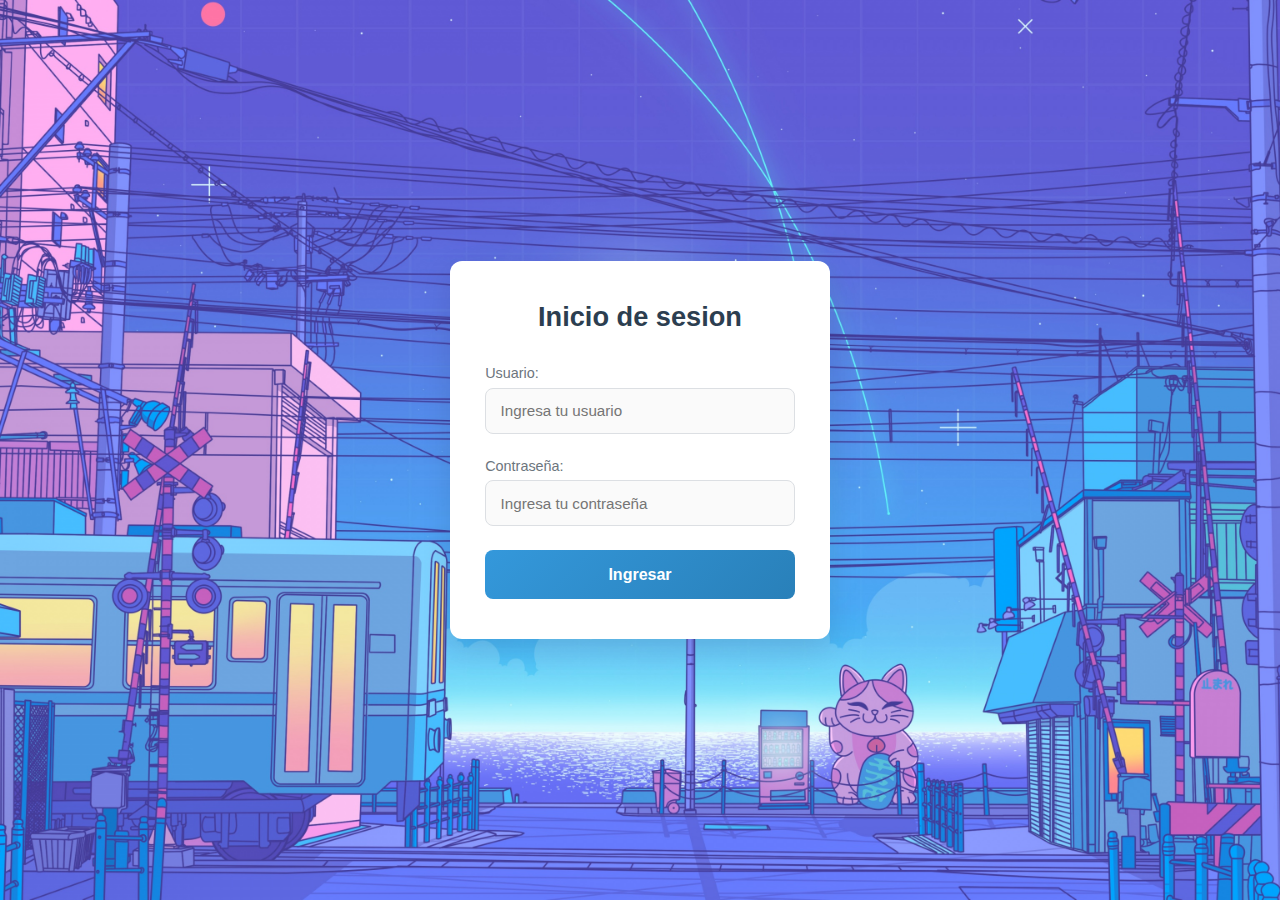
<file: index.html>
<!DOCTYPE html>
<html lang="en">
    <head>
        <meta charset="UTF-8">
        <meta name="viewport" content="width=device-width, initial-scale=1.0">
        <title>Login | AgendaMF</title>
        <link rel="stylesheet" href="Styles/Login.css">
    </head>

    <body>
        
        <div class="Contenedor-Login">
            <h1>Inicio de sesion</h1>

            <form>
                <div>
                    <label for="usuario">Usuario:</label>
                    <input type="text" placeholder="Ingresa tu usuario">
                </div>
                
                <div>
                    <label for="contrasena">Contraseña:</label>
                    <input type="password" placeholder="Ingresa tu contraseña">
                </div>

                <a href="contactos.html">
                    <button>Ingresar</button>
                </a>

            </form>
        
        </div>

    </body>

</html>
</file>
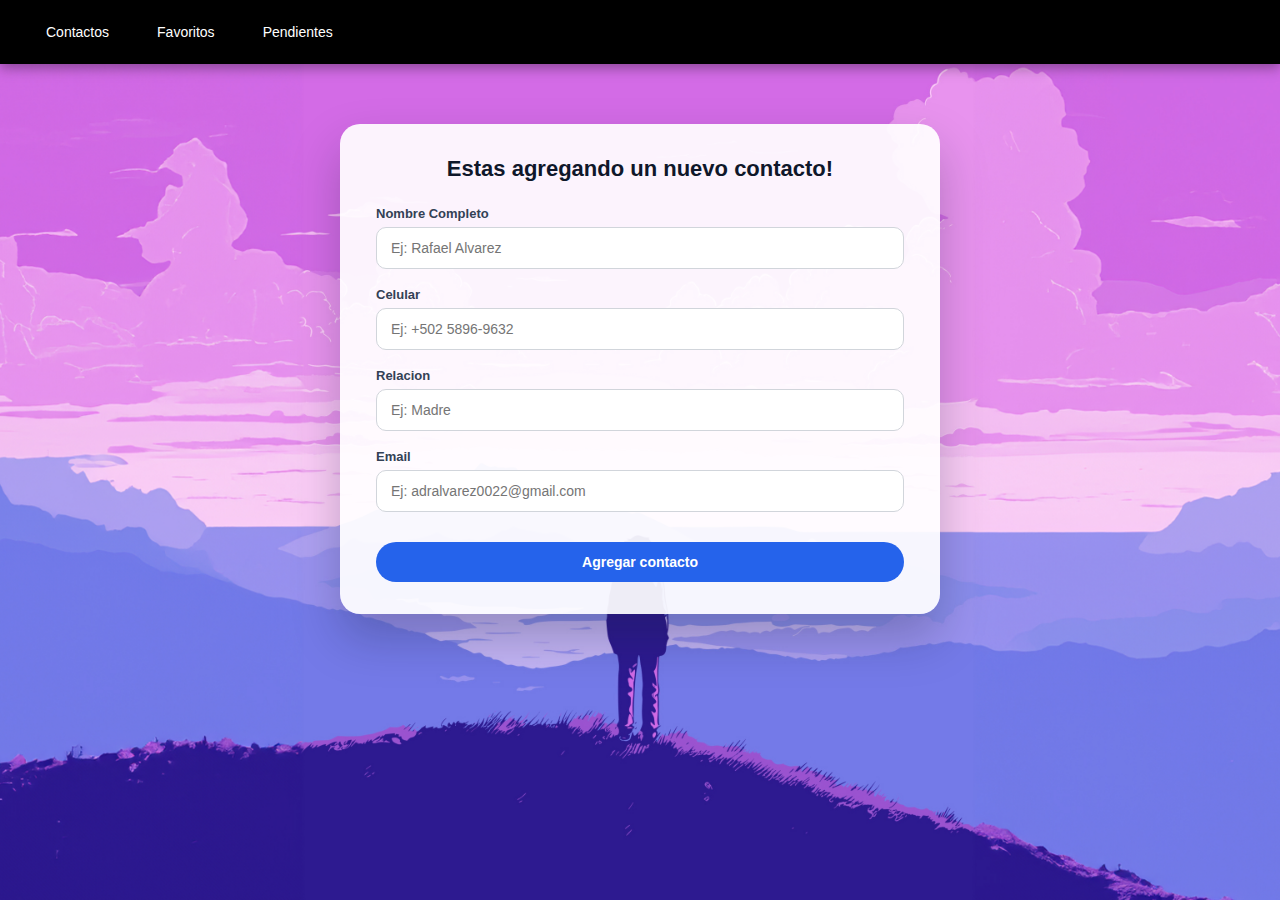
<file: agregar.html>
<!DOCTYPE html>
<html lang="en">
<head>
    <meta charset="UTF-8">
    <meta name="viewport" content="width=device-width, initial-scale=1.0">
    <title>Agregar Contacto</title>
    <link rel="stylesheet" href="Styles/Agregar.css">
</head>

<body class="cuerpo-agregar">
    
    <header class="encabezado">
        <a href="contactos.html" class="link-contactos">Contactos</a>
        <a href="favoritos.html" class="link-favoritos">Favoritos</a>
        <a href="pendientes.html" class="link-pendientes">Pendientes</a>
    </header>

    <div class="Contenedor-agregar">
        <h1>Estas agregando un nuevo contacto!</h1>

        <form>

            <div>
                <label for="Nombre">Nombre Completo</label>
                <input type="text" placeholder="Ej: Rafael Alvarez">
            </div>

            <div>
                <label for="Celular">Celular</label>
                <input type="text" placeholder="Ej: +502 5896-9632">
            </div>

            <div>
                <label for="Relacion">Relacion</label>
                <input type="email" placeholder="Ej: Madre">
            </div>

            <div>
                <label for="Email">Email</label>
                <input type="email" placeholder="Ej: adralvarez0022@gmail.com">
            </div>

            <a href="">Agregar contacto</a>
        </form>

    </div>

    

</body>
</html>
</file>
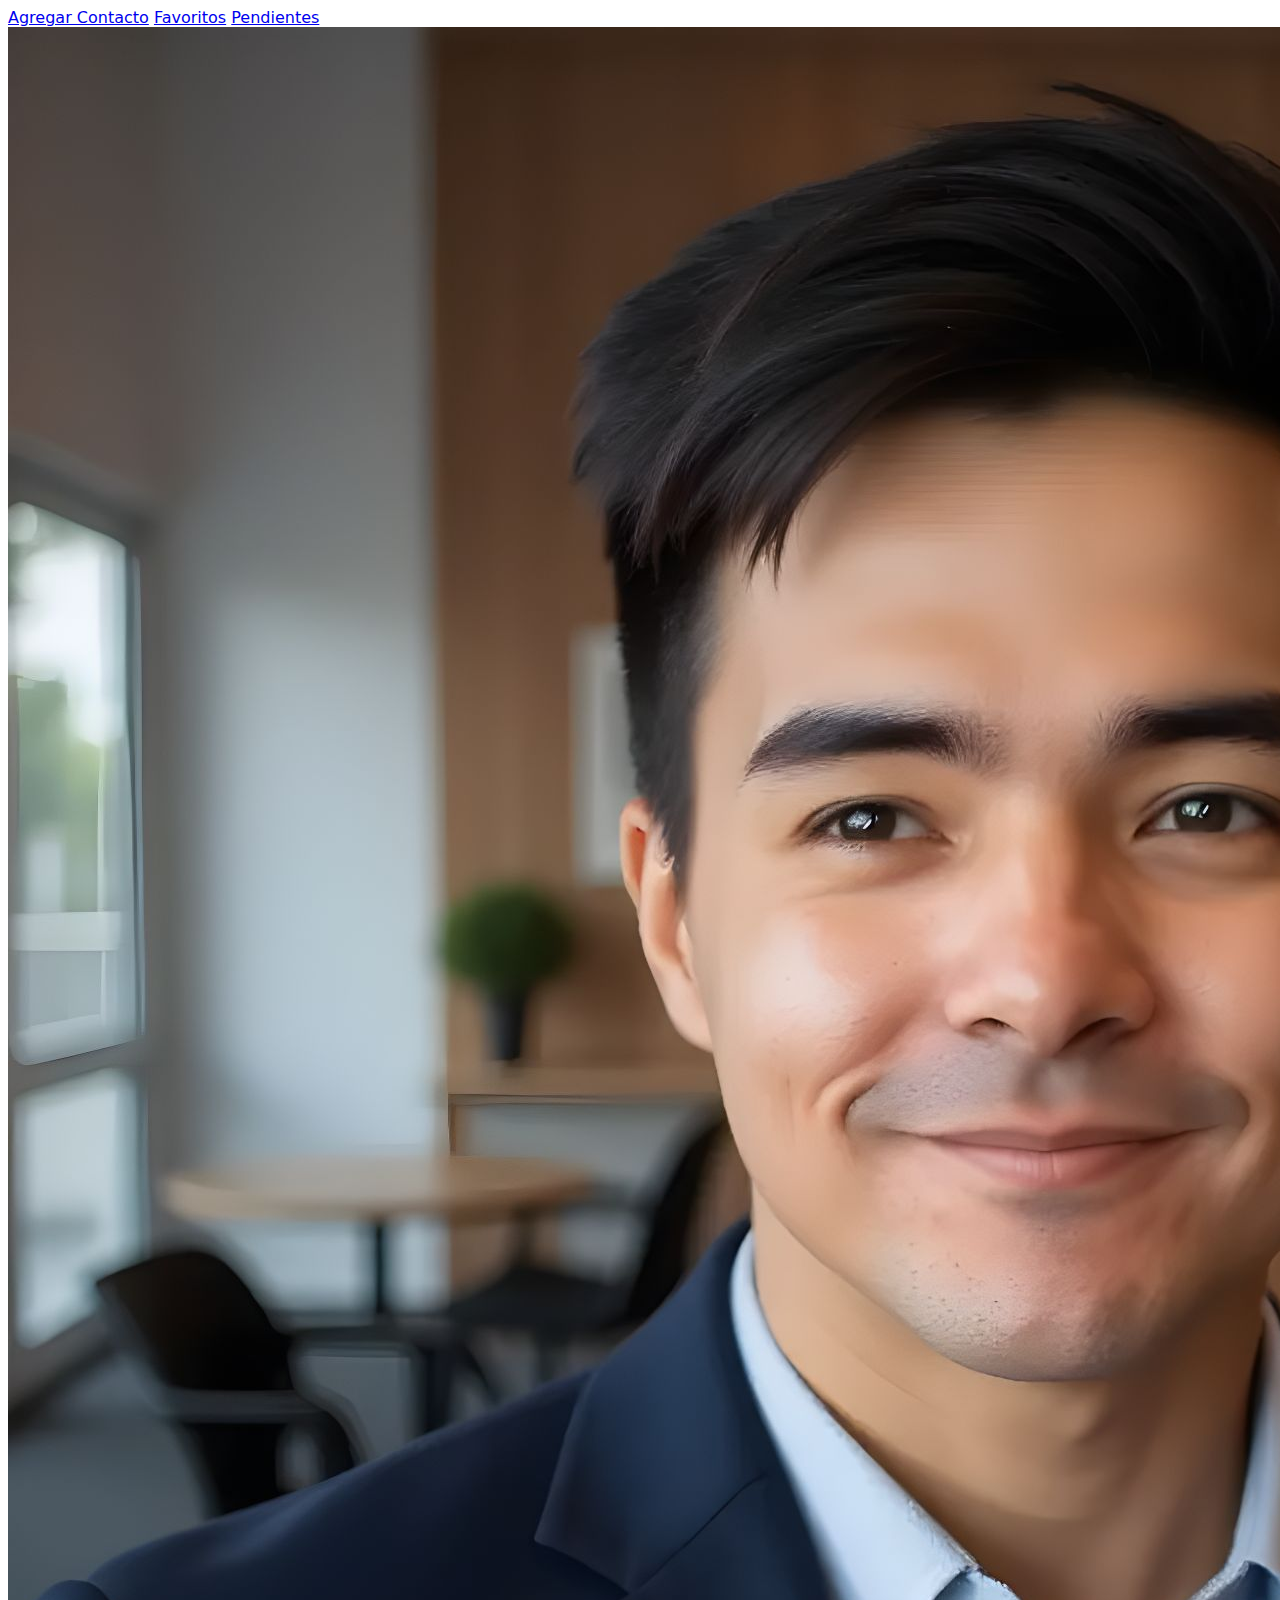
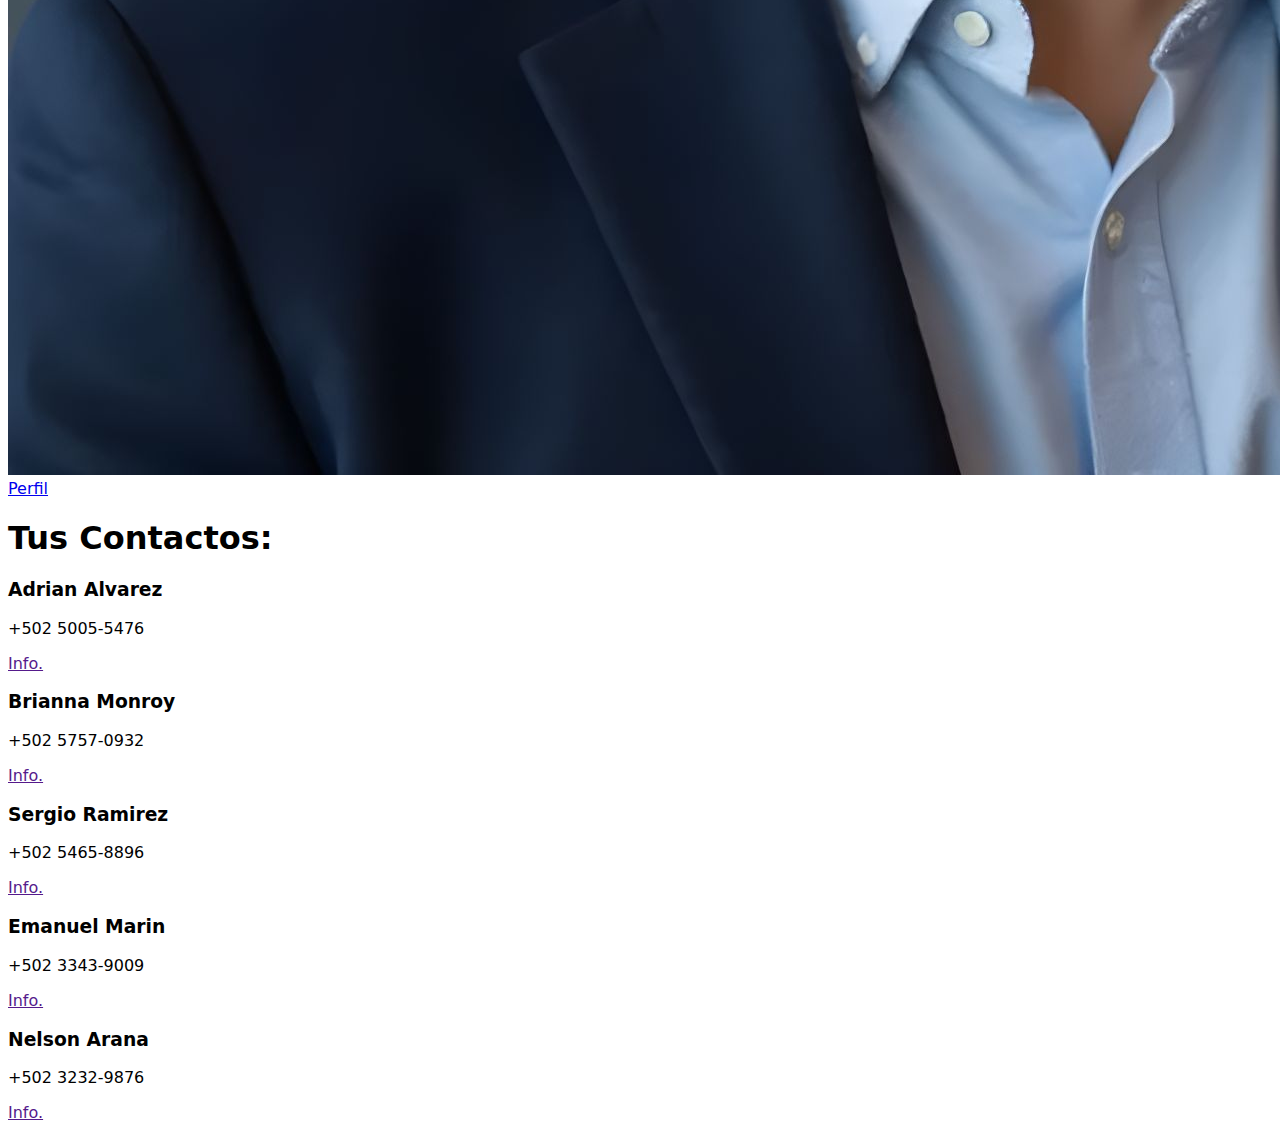
<file: contactos.html>
<!DOCTYPE html>
<html lang="en">
<head>
    <meta charset="UTF-8">
    <meta name="viewport" content="width=device-width, initial-scale=1.0">
    <title>Contactos | AgendaMF</title>
    <link rel="stylesheet" href="Styles/Contactos.css">
</head>

<body class="cuerpo-contactos">

    <header class="encabezado">
        <a href="agregar.html" class="link-agregar">Agregar Contacto</a>
        <a href="favoritos.html" class="link-favoritos">Favoritos</a>
        <a href="pendientes.html" class="link-pendientes">Pendientes</a>

        <a href="perfil.html" class="link-perfil">
            <img src="Images/FotoPerfil.jpg" alt="Foto de perfil">
        <span>Perfil</span>
    </a>
    </header>

    <main class="panel-contactos">
        <h1>Tus Contactos:</h1>

        <section class="estilo-fondo">

            <article class="contacto">
                <div>
                    <h3>Adrian Alvarez</h3>
                    <p>+502 5005-5476</p>
                </div>
                <a href="">Info.</a>
            </article>

            <article class="contacto">
                <div>
                    <h3>Brianna Monroy</h3>
                    <p>+502 5757-0932</p>
                </div>
                <a href="">Info.</a>
            </article>

            <article class="contacto">
                <div>
                    <h3>Sergio Ramirez</h3>
                    <p>+502 5465-8896</p>
                </div>
                <a href="">Info.</a>
            </article>

            <article class="contacto">
                <div>
                    <h3>Emanuel Marin</h3>
                    <p>+502 3343-9009</p>
                </div>
                <a href="">Info.</a>
            </article>

            <article class="contacto">
                <div>
                    <h3>Nelson Arana</h3>
                    <p>+502 3232-9876</p>
                </div>
                <a href="">Info.</a>
            </article>
        </section>
    </main>
    
</body>
</html>
</file>
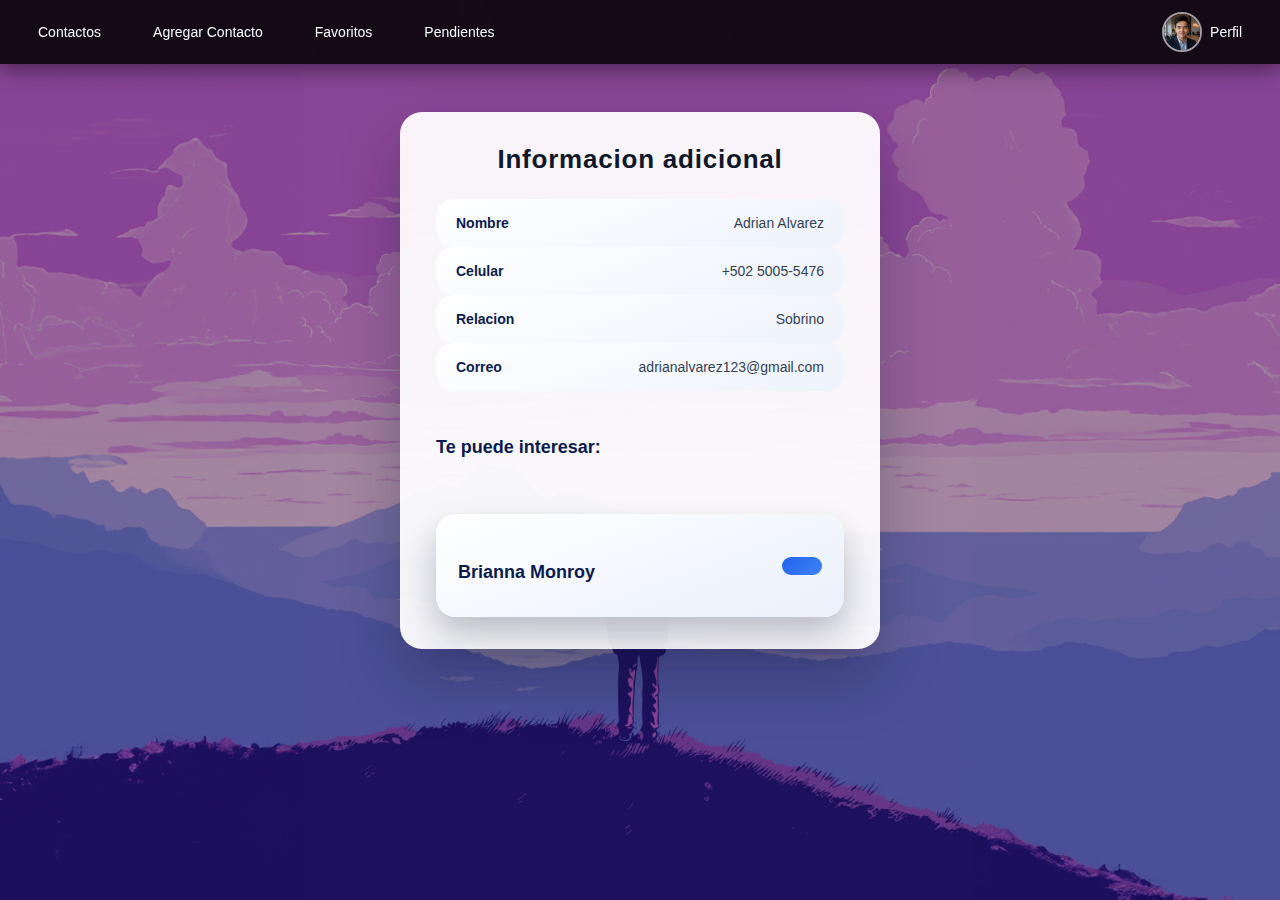
<file: detalleContacto1.html>
<!DOCTYPE html>
<html lang="en">
<head>
    <meta charset="UTF-8">
    <meta name="viewport" content="width=device-width, initial-scale=1.0">
    <title>Informacion | Adrian</title>
    <link rel="stylesheet" href="Styles/DetalleContacto.css">
</head>

<body>
    
    <header class="encabezado">
        <a href="contactos.html">Contactos</a>
        <a href="agregar.html">Agregar Contacto</a>
        <a href="favoritos.html">Favoritos</a>
        <a href="pendientes.html">Pendientes</a>

        <a href="perfil.html" class="link-perfil">
            <img src="Images/FotoPerfil.jpg" alt="Foto de perfil">
            <span>Perfil</span>
        </a>
    </header>

    <div class="contenderor-informacion">
        <h1>Informacion adicional</h1>
        
        <form>
            <div>
                <label>
                    <strong>Nombre</strong>
                    <span>Adrian Alvarez</span>
                </label>
                <label>
                    <strong>Celular</strong>
                    <span>+502 5005-5476</span>
                </label>
                <label>
                    <strong>Relacion</strong>
                    <span>Sobrino</span>
                </label>
                <label>
                    <strong>Correo</strong>
                    <span>adrianalvarez123@gmail.com</span>
                </label>
            </div>

            <h2>Te puede interesar:</h2>

            <article class="otros-contactos">
                <div>
                    <h2>Brianna Monroy</h2>
                </div>
                <a href="detalleContacto2.html"></a>
            </article>

        </form>
    </div>

</body>
</html>
</file>
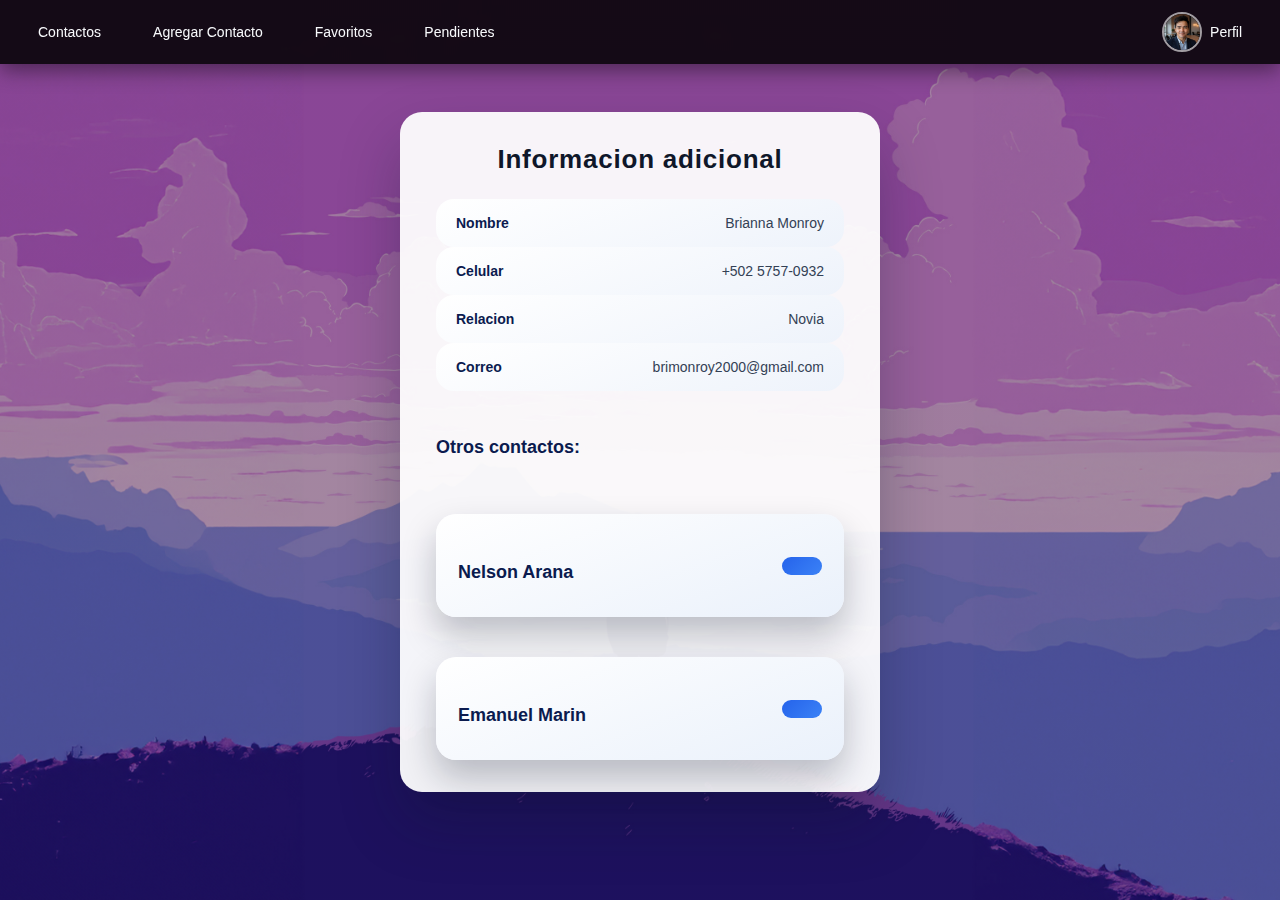
<file: detalleContacto2.html>
<!DOCTYPE html>
<html lang="en">
<head>
    <meta charset="UTF-8">
    <meta name="viewport" content="width=device-width, initial-scale=1.0">
    <title>Informacion | Adrian</title>
    <link rel="stylesheet" href="Styles/DetalleContacto.css">
</head>

<body>
    
    <header class="encabezado">
        <a href="contactos.html">Contactos</a>
        <a href="agregar.html">Agregar Contacto</a>
        <a href="favoritos.html">Favoritos</a>
        <a href="pendientes.html">Pendientes</a>

        <a href="perfil.html" class="link-perfil">
            <img src="Images/FotoPerfil.jpg" alt="Foto de perfil">
            <span>Perfil</span>
        </a>
    </header>

    <div class="contenderor-informacion">
        <h1>Informacion adicional</h1>
        
        <form>
            <div>
                <label>
                    <strong>Nombre</strong>
                    <span>Brianna Monroy</span>
                </label>
                <label>
                    <strong>Celular</strong>
                    <span>+502 5757-0932</span>
                </label>
                <label>
                    <strong>Relacion</strong>
                    <span>Novia</span>
                </label>
                <label>
                    <strong>Correo</strong>
                    <span>brimonroy2000@gmail.com</span>
                </label>
            </div>

            <h2>Otros contactos:</h2>

            <article class="otros-contactos">
                <div>
                    <h2>Nelson Arana</h2>
                </div>
                <a href="detalleContacto5.html"></a>
            </article>

            <article class="otros-contactos">
                <div>
                    <h2>Emanuel Marin</h2>
                </div>
                <a href="detalleContacto4.html"></a>
            </article>

        </form>
    </div>

</body>
</html>
</file>
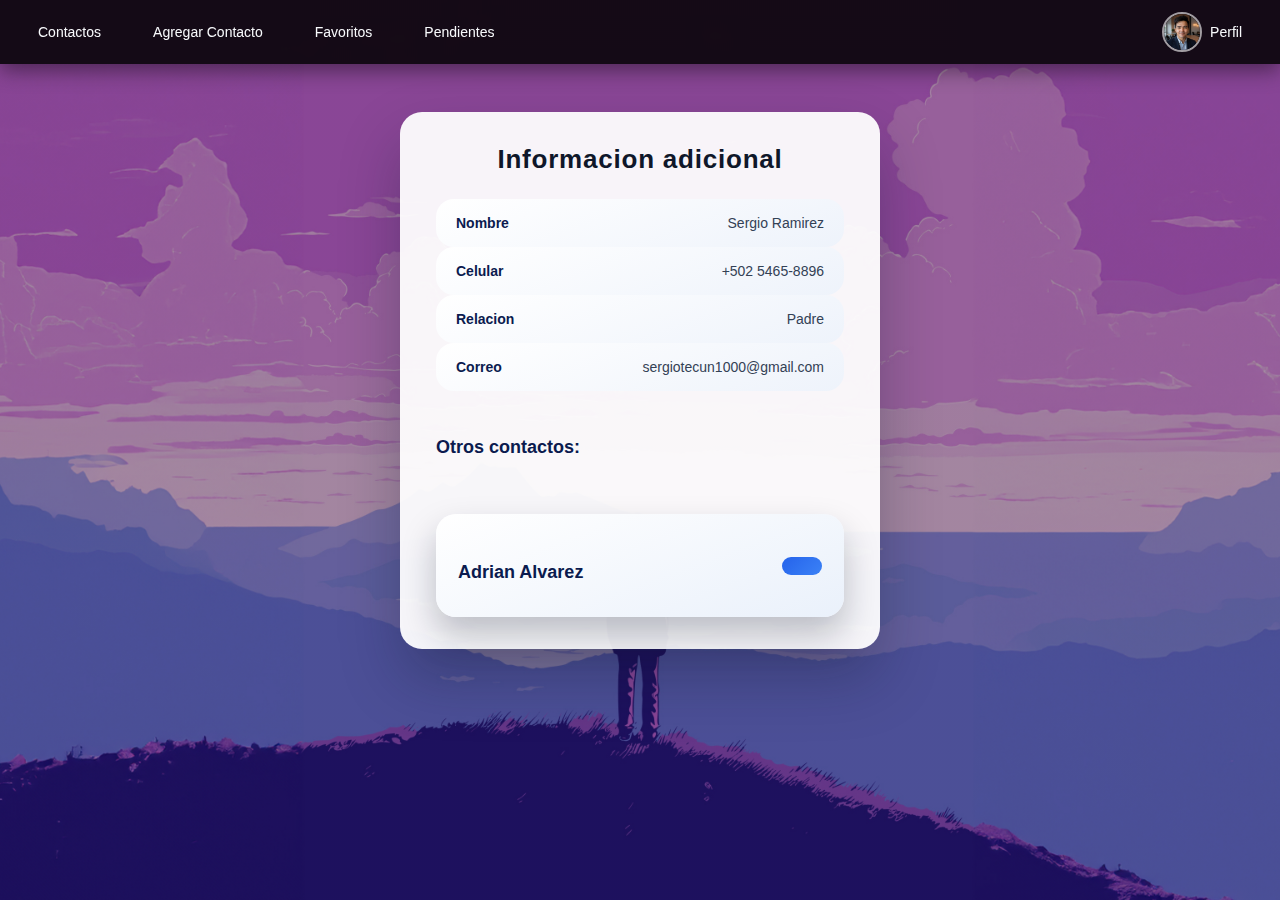
<file: detalleContacto3.html>
<!DOCTYPE html>
<html lang="en">
<head>
    <meta charset="UTF-8">
    <meta name="viewport" content="width=device-width, initial-scale=1.0">
    <title>Informacion | Adrian</title>
    <link rel="stylesheet" href="Styles/DetalleContacto.css">
</head>

<body>
    
    <header class="encabezado">
        <a href="contactos.html">Contactos</a>
        <a href="agregar.html">Agregar Contacto</a>
        <a href="favoritos.html">Favoritos</a>
        <a href="pendientes.html">Pendientes</a>

        <a href="perfil.html" class="link-perfil">
            <img src="Images/FotoPerfil.jpg" alt="Foto de perfil">
            <span>Perfil</span>
        </a>
    </header>

    <div class="contenderor-informacion">
        <h1>Informacion adicional</h1>
        
        <form>
            <div>
                <label>
                    <strong>Nombre</strong>
                    <span>Sergio Ramirez</span>
                </label>
                <label>
                    <strong>Celular</strong>
                    <span>+502 5465-8896</span>
                </label>
                <label>
                    <strong>Relacion</strong>
                    <span>Padre</span>
                </label>
                <label>
                    <strong>Correo</strong>
                    <span>sergiotecun1000@gmail.com</span>
                </label>
            </div>

            <h2>Otros contactos:</h2>

            <article class="otros-contactos">
                <div>
                    <h2>Adrian Alvarez</h2>
                </div>
                <a href="detalleContacto1.html"></a>
            </article>

        </form>
    </div>

</body>
</html>
</file>
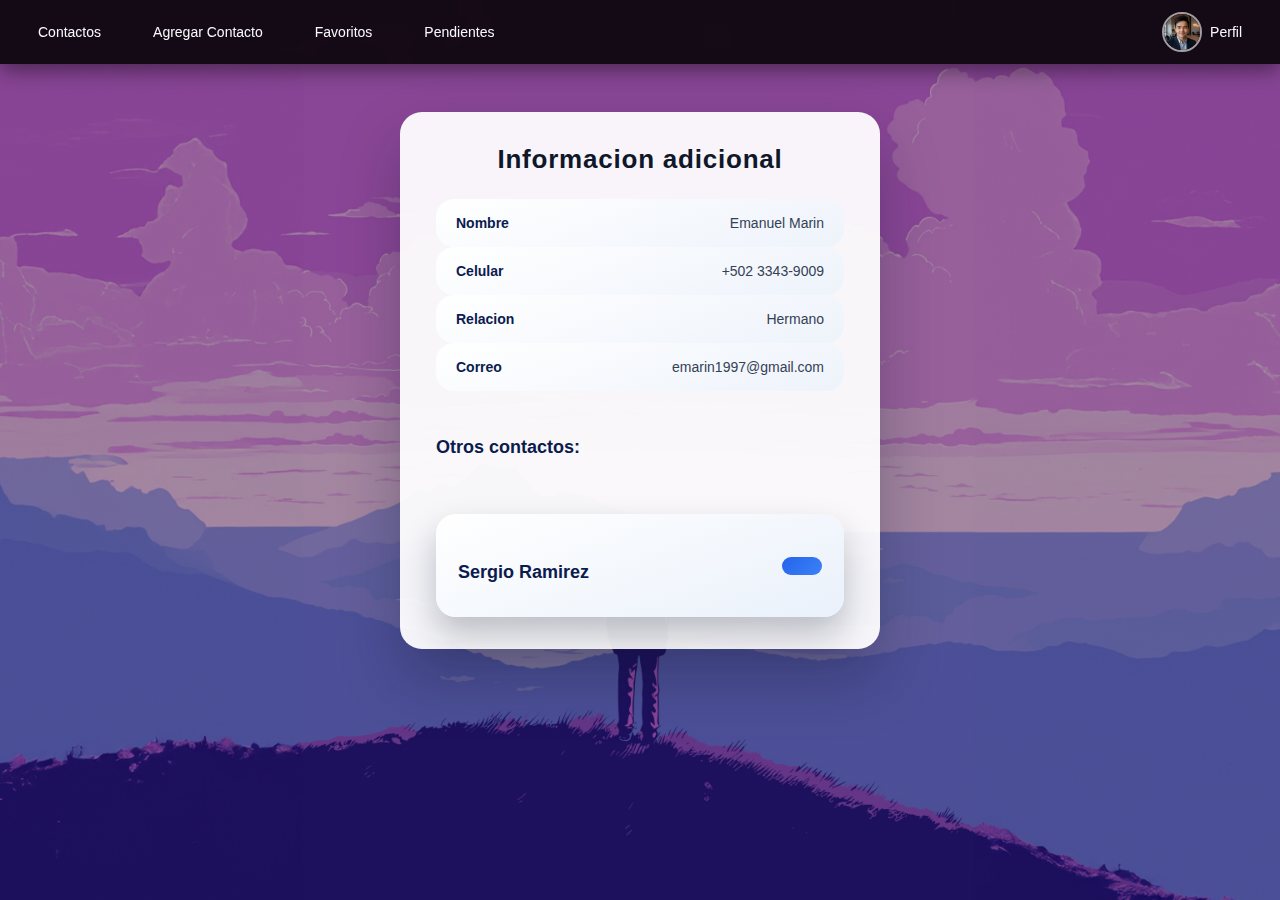
<file: detalleContacto4.html>
<!DOCTYPE html>
<html lang="en">
<head>
    <meta charset="UTF-8">
    <meta name="viewport" content="width=device-width, initial-scale=1.0">
    <title>Informacion | Adrian</title>
    <link rel="stylesheet" href="Styles/DetalleContacto.css">
</head>

<body>
    
    <header class="encabezado">
        <a href="contactos.html">Contactos</a>
        <a href="agregar.html">Agregar Contacto</a>
        <a href="favoritos.html">Favoritos</a>
        <a href="pendientes.html">Pendientes</a>

        <a href="perfil.html" class="link-perfil">
            <img src="Images/FotoPerfil.jpg" alt="Foto de perfil">
            <span>Perfil</span>
        </a>
    </header>

    <div class="contenderor-informacion">
        <h1>Informacion adicional</h1>
        
        <form>
            <div>
                <label>
                    <strong>Nombre</strong>
                    <span>Emanuel Marin</span>
                </label>
                <label>
                    <strong>Celular</strong>
                    <span>+502 3343-9009</span>
                </label>
                <label>
                    <strong>Relacion</strong>
                    <span>Hermano</span>
                </label>
                <label>
                    <strong>Correo</strong>
                    <span>emarin1997@gmail.com</span>
                </label>
            </div>

            <h2>Otros contactos:</h2>
            
            <article class="otros-contactos">
                <div>
                    <h2>Sergio Ramirez</h2>
                </div>
                <a href="detalleContacto3.html"></a>
            </article>

        </form>
    </div>

</body>
</html>
</file>
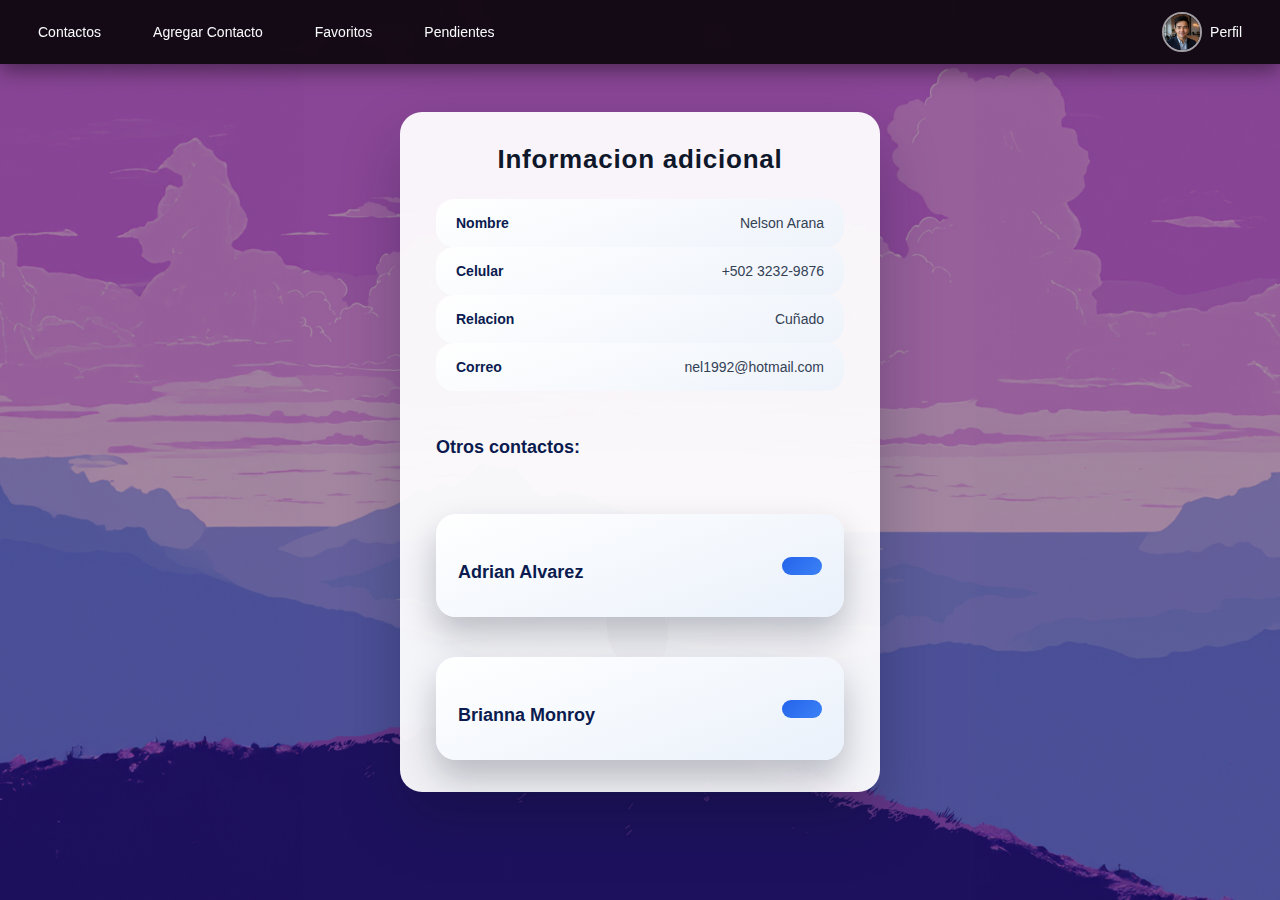
<file: detalleContacto5.html>
<!DOCTYPE html>
<html lang="en">
<head>
    <meta charset="UTF-8">
    <meta name="viewport" content="width=device-width, initial-scale=1.0">
    <title>Informacion | Adrian</title>
    <link rel="stylesheet" href="Styles/DetalleContacto.css">
</head>

<body>
    
    <header class="encabezado">
        <a href="contactos.html">Contactos</a>
        <a href="agregar.html">Agregar Contacto</a>
        <a href="favoritos.html">Favoritos</a>
        <a href="pendientes.html">Pendientes</a>

        <a href="perfil.html" class="link-perfil">
            <img src="Images/FotoPerfil.jpg" alt="Foto de perfil">
            <span>Perfil</span>
        </a>
    </header>

    <div class="contenderor-informacion">
        <h1>Informacion adicional</h1>
        
        <form>
            <div>
                <label>
                    <strong>Nombre</strong>
                    <span>Nelson Arana</span>
                </label>
                <label>
                    <strong>Celular</strong>
                    <span>+502 3232-9876</span>
                </label>
                <label>
                    <strong>Relacion</strong>
                    <span>Cuñado</span>
                </label>
                <label>
                    <strong>Correo</strong>
                    <span>nel1992@hotmail.com</span>
                </label>
            </div>

            <h2>Otros contactos:</h2>

            <article class="otros-contactos">
                <div>
                    <h2>Adrian Alvarez</h2>
                </div>
                <a href="detalleContacto1.html"></a>
            </article>

            <article class="otros-contactos">
                <div>
                    <h2>Brianna Monroy</h2>
                </div>
                <a href="detalleContacto2.html"></a>
            </article>

        </form>
    </div>

</body>
</html>
</file>
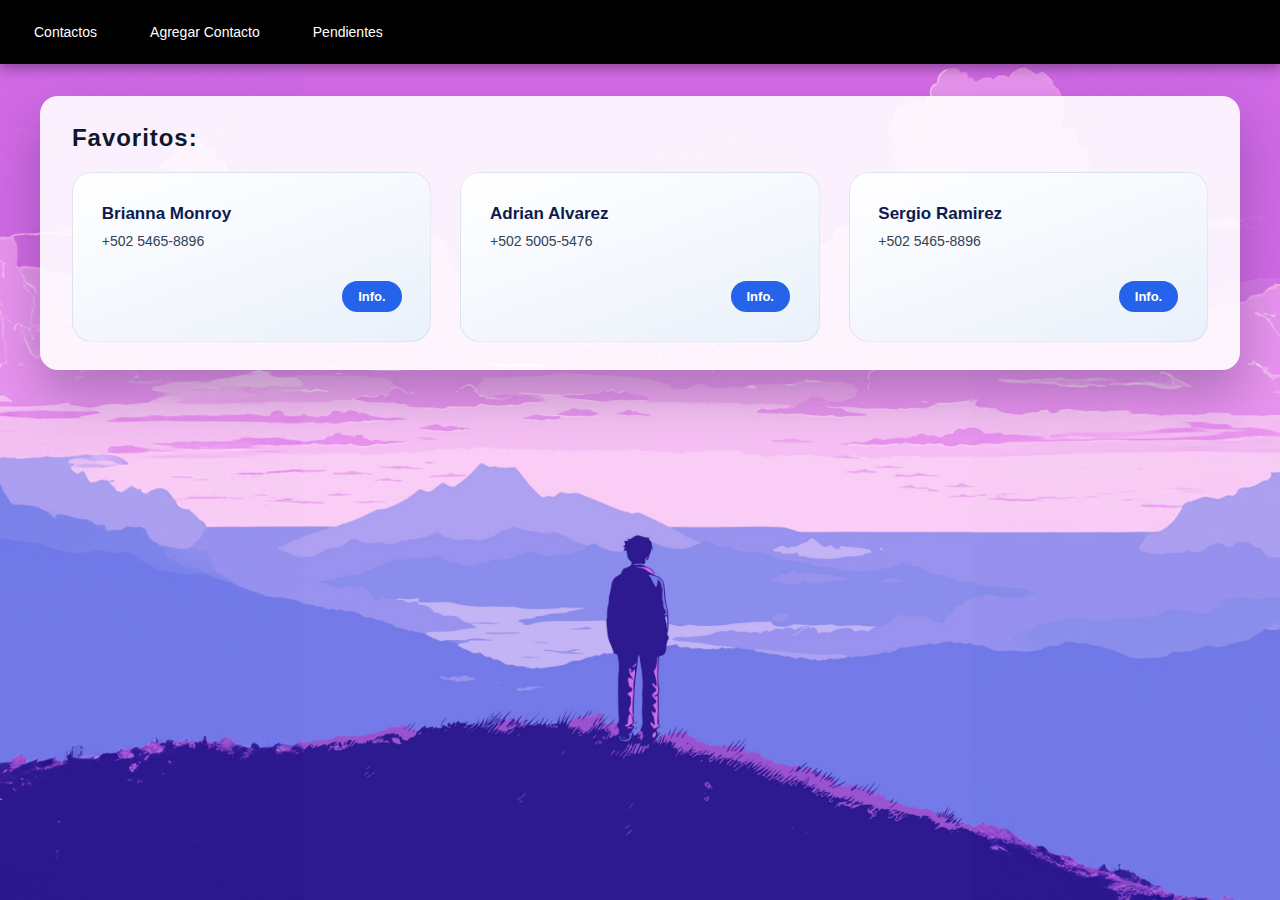
<file: favoritos.html>
<!DOCTYPE html>
<html lang="en">
<head>
    <meta charset="UTF-8">
    <meta name="viewport" content="width=device-width, initial-scale=1.0">
    <title>Favoritos</title>
    <link rel="stylesheet" href="Styles/Favoritos.css">
</head>

<body class="cuerpo-favoritos">
    
    <header class="encabezado">
        <a href="contactos.html" class="link-contactos">Contactos</a>
        <a href="agregar.html" class="link-agregar">Agregar Contacto</a>
        <a href="pendientes.html" class="link-pendientes">Pendientes</a>
    </header>

    <div class="contenedor-favoritos">

        <h1>Favoritos:</h1>

        <section class="estilo-fondo">

            <article>
                <div>
                    <h3>Brianna Monroy</h3>
                    <p>+502 5465-8896</p>
                </div>
                <a href="">Info.</a>
            </article>

            <article>
                <div>
                    <h3>Adrian Alvarez</h3>
                    <p>+502 5005-5476</p>
                </div>
                <a href="">Info.</a>
            </article>

            <article>
                <div>
                    <h3>Sergio Ramirez</h3>
                    <div>+502 5465-8896</div>
                </div>
                <a href="">Info.</a>
            </article>

        </section>

    </div>
    
</body>
</html>
</file>
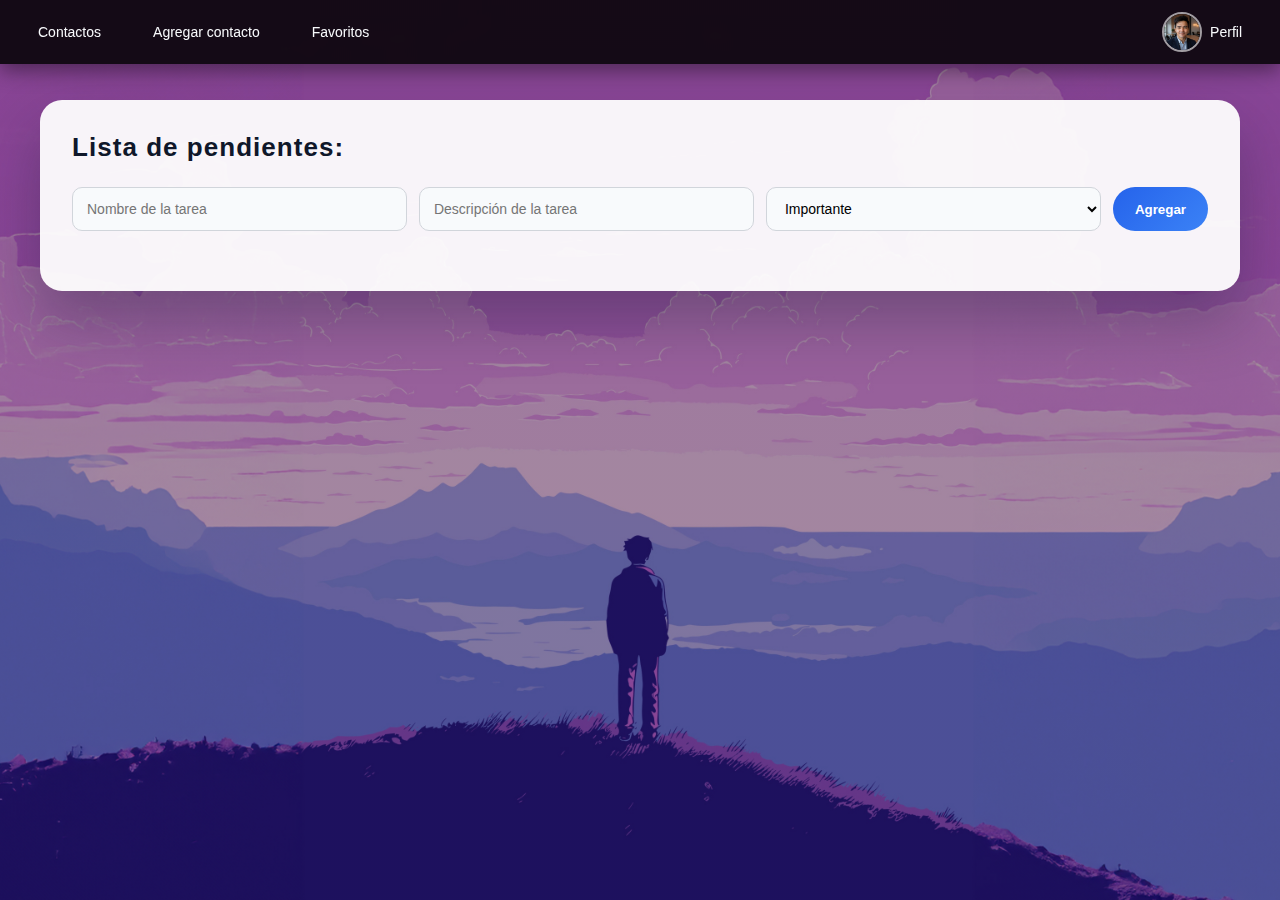
<file: pendientes.html>
<!DOCTYPE html>
<html lang="en">
<head>
    <meta charset="UTF-8">
    <meta name="viewport" content="width=device-width, initial-scale=1.0">
    <title>Pendientes</title>
    <link rel="stylesheet" href="Styles/Pendientes.css">
</head>
<body>

    <header class="encabezado">
        <a href="contactos.html">Contactos</a>
        <a href="agregar.html">Agregar contacto</a>
        <a href="favoritos.html">Favoritos</a>

        <a href="perfil.html" class="link-perfil">
            <img src="Images/FotoPerfil.jpg" alt="Foto de Perfil">
            <span>Perfil</span>
        </a>
    </header>

    <main class="panel-pendientes">
        <h1>Lista de pendientes:</h1>

        <section class="agregar-pendiente">
            <input type="text" id="txtNombre" placeholder="Nombre de la tarea">
            <input type="text" id="txtDescripcion" placeholder="Descripción de la tarea">
            
            <select id="categorias">
                <option value="Importante">Importante</option>
                <option value="Intermedia">Intermedia</option>
                <option value="Noimportante">No importante</option>
            </select>

            <button id="btnAgregar">Agregar</button>
        </section>

        <section class="estilo-fondo" id="lista-pendientes">

        </section>
    </main>


    <script src="Scripts/pendientes.js"></script>
</body>
</html>
</file>
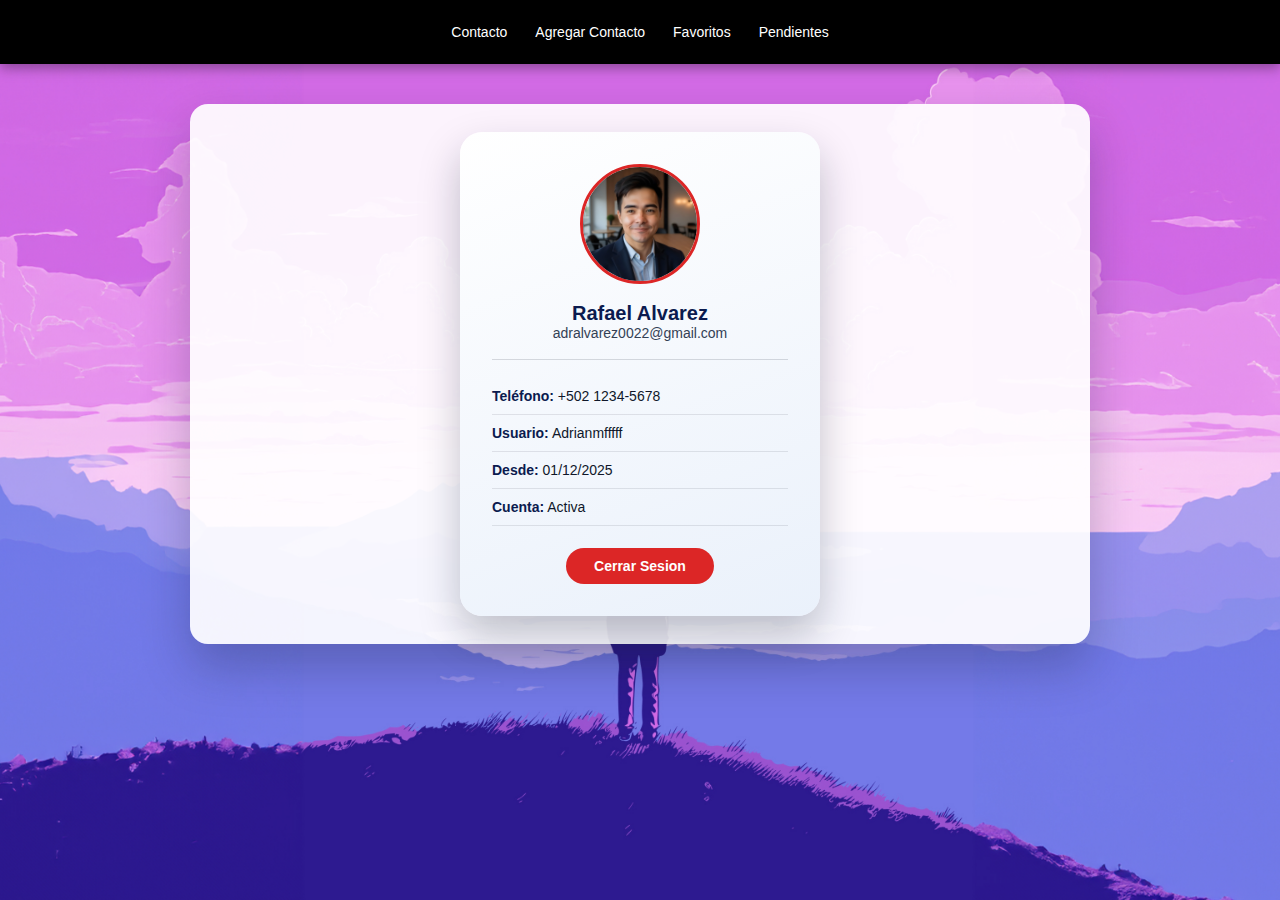
<file: perfil.html>
<!DOCTYPE html>
<html lang="en">
<head>
    <meta charset="UTF-8">
    <meta name="viewport" content="width=device-width, initial-scale=1.0">
    <title>Perfil</title>
    <link rel="stylesheet" href="Styles/Perfil.css">
</head>

<body>
    
    <header>
        <a href="contactos.html" class="link-contactos">Contacto</a>
        <a href="agregar.html" class="link-agregar">Agregar Contacto</a>
        <a href="favoritos.html" class="link-favoritos">Favoritos</a>
        <a href="pendientes.html" class="link-pendientes">Pendientes</a>
    </header>

    <main class="Contenedor-perfil">

        <section class="perfil"> 

            <img src="Images/FotoPerfil.jpg" alt="Foto de perfil" class="perfil-img">

            <h2>Rafael Alvarez</h2>
            <p class="correo">adralvarez0022@gmail.com</p>

            <hr>

            <ul class="perfil-datos">
                <li><strong>Teléfono:</strong> +502 1234-5678</li>
                <li><strong>Usuario:</strong> Adrianmfffff</li>
                <li><strong>Desde:</strong> 01/12/2025</li>
                <li><strong>Cuenta:</strong> Activa</li>
            </ul>

            <a href="index.html">Cerrar Sesion</a>

        </section>

    </main>

</body>
</html>
</file>
<file: Styles/Login.css>
:root {
    --primary: #3498db;
    --primary-dark: #2980b9;
    --text-dark: #2c3e50;
    --text-light: #6c757d;
    --border: #dcdfe3;
    --bg: #f4f6f9;
    --white: #ffffff;
}

* {
    box-sizing: border-box;
    margin: 0;
    padding: 0;
}

html, body {
    height: 100%;
}

body {
    font-family: 'Segoe UI', Arial, sans-serif;
    background-image: url("../Images/FondoLogin.jpg");
    background-size: cover;
    background-position: center;
    background-repeat: no-repeat;

    height: 100%;
    display: flex;
    justify-content: center;
    align-items: center;
    color: var(--text-dark);
}

.Contenedor-Login {
    background: var(--white);
    padding: 2.5rem 2.2rem;
    border-radius: 12px;
    width: 100%;
    max-width: 380px;
    text-align: center;
    box-shadow: 0 10px 30px rgba(0, 0, 0, 0.1);
    animation: fadeIn 0.6s ease;
}

.Contenedor-Login h1 {
    margin-bottom: 2rem;
    font-size: 1.7rem;
    font-weight: 600;
    color: var(--text-dark);
}


.Contenedor-Login form div {
    margin-bottom: 1.5rem;
    text-align: left;
}

.Contenedor-Login label {
    display: block;
    margin-bottom: 0.4rem;
    font-size: 0.9rem;
    font-weight: 500;
    color: var(--text-light);
}


.Contenedor-Login input {
    width: 100%;
    padding: 0.85rem 0.9rem;
    border-radius: 8px;
    border: 1px solid var(--border);
    font-size: 0.95rem;
    transition: all 0.25s ease;
    background-color: #fafafa;
}

.Contenedor-Login input:focus {
    outline: none;
    border-color: var(--primary);
    background-color: var(--white);
    box-shadow: 0 0 0 3px rgba(52, 152, 219, 0.15);
}


.Contenedor-Login button {
    width: 100%;
    padding: 0.95rem;
    border-radius: 8px;
    border: none;
    background: linear-gradient(135deg, var(--primary), var(--primary-dark));
    color: white;
    font-size: 1rem;
    font-weight: 600;
    cursor: pointer;
    transition: transform 0.2s ease, box-shadow 0.2s ease;
}

.Contenedor-Login button:hover {
    transform: translateY(-2px);
    box-shadow: 0 8px 20px rgba(52, 152, 219, 0.35);
}

.Contenedor-Login button:active {
    transform: translateY(0);
    box-shadow: 0 1px 1px rgba(52, 152, 219, 0.3);
}

.Contenedor-Login a {
    text-decoration: none;
    display: block;
}
</file>
<file: Styles/Agregar.css>
* {
    margin: 0;
    padding: 0;
    box-sizing: border-box;
    font-family: "Segoe UI", Arial, sans-serif;
}

.cuerpo-agregar {
    min-height: 100vh;
    background: url("../Images/FondoContactos.jpg") center / cover no-repeat;
}


.encabezado {
    width: 100%;
    height: 64px;
    background: #000;
    display: flex;
    align-items: center;
    justify-content: flex-start;
    gap: 20px;
    padding: 0 32px;
    box-shadow: 0 4px 12px rgba(0,0,0,0.35);
}

.encabezado a {
    text-decoration: none;
    color: #ffffff;
    padding: 8px 14px;
    border-radius: 6px;
    font-size: 14px;
    transition: background 0.2s ease;
}

.encabezado a:hover {
    background: #272626;
}

.link-perfil {
    display: flex;
    align-items: center;
    gap: 8px;
    margin-left: auto;
    text-decoration: none;
    color: black;
}

.link-perfil img {
    width: 40px;
    height: 40px;
    border-radius: 50%;
    object-fit: cover;
}

.Contenedor-agregar {
    max-width: 600px;
    margin: 60px auto;
    padding: 32px 36px;
    background: rgba(255, 255, 255, 0.92);
    border-radius: 20px;
    box-shadow: 0 24px 48px rgba(15, 23, 42, 0.25);
}

.Contenedor-agregar h1 {
    margin-bottom: 24px;
    font-size: 22px;
    font-weight: 600;
    color: #0f172a;
    text-align: center;
}


.Contenedor-agregar form {
    display: grid;
    gap: 18px;
}

.Contenedor-agregar form div {
    display: flex;
    flex-direction: column;
    gap: 6px;
}

.Contenedor-agregar label {
    font-size: 13px;
    color: #334155;
    font-weight: 600;
}

.Contenedor-agregar input {
    padding: 12px 14px;
    border-radius: 10px;
    border: 1px solid #d1d5db;
    font-size: 14px;
    outline: none;
    transition: border 0.2s ease, box-shadow 0.2s ease;
}

.Contenedor-agregar input:focus {
    border-color: #2563eb;
    box-shadow: 0 0 0 3px rgba(37, 99, 235, 0.2);
}


.Contenedor-agregar a {
    margin-top: 12px;
    text-align: center;
    text-decoration: none;
    padding: 12px 18px;
    border-radius: 999px;
    background: #2563eb;
    color: #ffffff;
    font-weight: 600;
    font-size: 14px;
    transition: background 0.2s ease, transform 0.2s ease;
}

.Contenedor-agregar a:hover {
    background: #3b82f6;
    transform: translateY(-1px);
}
</file>
<file: Styles/Contactos.css>
* {
  box-sizing: border-box;
  font-family: "Segoe UI", system-ui, sans-serif;
}

.contacts-body {
  min-height: 100vh;
  background: linear-gradient(
      rgba(40, 60, 160, 0.65),
      rgba(20, 30, 120, 0.65)
    ),
    url("fondo-login.jpg") center / cover no-repeat;
  display: flex;
  flex-direction: column;
  color: #0f172a;
}

/* ─────────── TOP BAR ─────────── */

.topbar {
  display: flex;
  align-items: center;
  gap: 1rem;
  padding: 1rem 1.5rem;
  background: rgba(255, 255, 255, 0.15);
  backdrop-filter: blur(10px);
  border-bottom: 1px solid rgba(255, 255, 255, 0.25);
}

.topbar .btn {
  border: none;
  padding: 0.55rem 1.2rem;
  border-radius: 999px;
  font-weight: 600;
  cursor: pointer;
  transition: all 0.25s ease;
}

.topbar .add {
  background: #16a34a;
  color: white;
}

.topbar .nav {
  background: #8fb2ff;
  color: #0b1b4f;
}

.topbar .btn:hover {
  transform: translateY(-2px);
  box-shadow: 0 8px 20px rgba(0, 0, 0, 0.25);
}

.avatar {
  margin-left: auto;
  width: 38px;
  height: 38px;
  border-radius: 50%;
  background: radial-gradient(circle at top, #ff6b6b, #b91c1c);
  cursor: pointer;
}

/* ─────────── PANEL ─────────── */

.panel {
  margin: auto;
  width: 92%;
  max-width: 1100px;
  background: rgba(255, 255, 255, 0.88);
  border-radius: 20px;
  padding: 2rem 2.5rem;
  box-shadow: 0 30px 60px rgba(0, 0, 0, 0.35);
  animation: fadeIn 0.6s ease;
}

.panel h1 {
  text-align: center;
  margin-bottom: 2rem;
  font-size: 2.6rem;
  letter-spacing: 0.04em;
}

/* ─────────── GRID ─────────── */

.grid {
  display: grid;
  grid-template-columns: repeat(auto-fit, minmax(230px, 1fr));
  gap: 1.8rem;
}

/* ─────────── CARD ─────────── */

.card {
  background: linear-gradient(145deg, #1e3a8a, #0b2ddc);
  color: white;
  border-radius: 18px;
  padding: 1.6rem;
  display: flex;
  flex-direction: column;
  justify-content: space-between;
  min-height: 150px;
  position: relative;
  overflow: hidden;
  transition: all 0.3s ease;
}


.card:hover {
  transform: translateY(-6px) scale(1.02);
  box-shadow: 0 25px 45px rgba(0, 0, 0, 0.35);
}

.card:hover::after {
  transform: translateX(100%);
}

.card h3 {
  font-size: 1.2rem;
  margin-bottom: 0.4rem;
}

.card p {
  opacity: 0.85;
  font-size: 0.95rem;
}

.card .info {
  align-self: flex-end;
  margin-top: auto;
  background: #6fa0ff;
  border: none;
  color: #0b1b4f;
  border-radius: 999px;
  padding: 0.45rem 1.2rem;
  font-weight: 600;
  cursor: pointer;
  transition: all 0.25s ease;
}

.card .info:hover {
  background: #a8c4ff;
  transform: translateY(-1px);
}


/* ─────────── RESPONSIVE ─────────── */

@media (max-width: 600px) {
  .panel {
    padding: 1.5rem;
  }

  .panel h1 {
    font-size: 2rem;
  }

  .topbar {
    flex-wrap: wrap;
  }
}
</file>
<file: Styles/DetalleContacto.css>
* {
    margin: 0;
    padding: 0;
    box-sizing: border-box;
    font-family: "Segoe UI", Arial, sans-serif;
}

body {
    min-height: 100vh;
    background: linear-gradient(
        rgba(0,0,0,0.35),
        rgba(0,0,0,0.35)
    ),
    url("../Images/FondoContactos.jpg") center / cover no-repeat fixed;
}

.encabezado {
    width: 100%;
    height: 64px;
    background: rgba(0,0,0,0.85);
    backdrop-filter: blur(6px);
    display: flex;
    align-items: center;
    gap: 24px;
    padding: 0 24px;
    box-shadow: 0 6px 20px rgba(0,0,0,0.45);
}

.encabezado a {
    text-decoration: none;
    color: #f8fafc;
    padding: 8px 14px;
    border-radius: 8px;
    font-size: 14px;
    font-weight: 500;
    transition: background 0.25s ease, transform 0.2s ease;
}

.encabezado a:hover {
    background: rgba(255,255,255,0.12);
    transform: translateY(-1px);
}

/* PERFIL */
.link-perfil {
    display: flex;
    align-items: center;
    gap: 8px;
    margin-left: auto;
}

.link-perfil img {
    width: 40px;
    height: 40px;
    border-radius: 50%;
    object-fit: cover;
    border: 2px solid rgba(255,255,255,0.6);
}

.contenderor-informacion {
    max-width: 480px;
    margin: 48px auto;
    padding: 32px 36px;
    background: rgba(255, 255, 255, 0.94);
    border-radius: 22px;
    box-shadow: 0 30px 60px rgba(15, 23, 42, 0.28);
}

.contenderor-informacion h1 {
    margin-bottom: 24px;
    font-size: 26px;
    font-weight: 600;
    color: #0f172a;
    text-align: center;
    letter-spacing: 0.03em;
}

.contenderor-informacion h2 {
    margin: 30px 0 16px;
    font-size: 18px;
    color: #0b1b4f;
    font-weight: 600;
}

.contenderor-informacion form {
    display: flex;
    flex-direction: column;
    gap: 16px;
}

.contenderor-informacion label {
    display: flex;
    justify-content: space-between;
    align-items: center;
    padding: 16px 20px;
    background: linear-gradient(160deg, #ffffff, #eef3fb);
    border-radius: 18px;
    font-size: 14px;
    color: #0f172a;
    font-weight: 500;
    transition: transform 0.25s ease, box-shadow 0.25s ease;
}

.contenderor-informacion label:hover {
    transform: translateY(-3px);
    box-shadow: 0 18px 34px rgba(15, 23, 42, 0.25);
}

.contenderor-informacion label strong {
    color: #0b1b4f;
    font-weight: 600;
}

.contenderor-informacion label span {
    color: #334155;
}

.otros-contactos {
    margin-top: 24px;
    background: linear-gradient(160deg, #ffffff, #eaf1fb);
    border-radius: 20px;
    padding: 18px 22px;
    display: flex;
    align-items: center;
    justify-content: space-between;
    box-shadow: 0 18px 34px rgba(15, 23, 42, 0.25);
    transition: transform 0.25s ease, box-shadow 0.25s ease;
}

.otros-contactos:hover {
    transform: translateY(-4px);
    box-shadow: 0 24px 44px rgba(15, 23, 42, 0.3);
}

.otros-contactos a {
    text-decoration: none;
    padding: 9px 20px;
    background: linear-gradient(135deg, #2563eb, #3b82f6);
    border-radius: 999px;
    font-size: 13px;
    font-weight: 600;
    color: #ffffff;
    transition: transform 0.2s ease, box-shadow 0.2s ease;
}

.otros-contactos a:hover {
    transform: translateY(-2px);
    box-shadow: 0 10px 20px rgba(37, 99, 235, 0.45);
}
</file>
<file: Styles/Favoritos.css>
* {
    margin: 0;
    padding: 0;
    box-sizing: border-box;
    font-family: "Segoe UI", Arial, sans-serif;
}

.cuerpo-favoritos {
    min-height: 100vh;
    background: url("../Images/FondoContactos.jpg") center / cover no-repeat;
}

.encabezado {
    width: 100%;
    height: 64px;
    background: #000;
    display: flex;
    align-items: center;
    justify-content: flex-start;
    gap: 25px;
    padding: 0 20px;
    box-shadow: 0 4px 12px rgba(0,0,0,0.35);
}

.link-perfil {
    display: flex;
    align-items: center;
    gap: 8px;
    margin-left: auto;
    text-decoration: none;
    color: black;
}

.link-perfil img {
    width: 40px;
    height: 40px;
    border-radius: 50%;
    object-fit: cover;
}

.nombre {
    display: flex;
    align-items: center;
    gap: 6px;
}

.estrella {
    color: rgb(255, 166, 0);
    font-size: 22px;
}

.encabezado a {
    text-decoration: none;
    color: #ffffff;
    padding: 8px 14px;
    border-radius: 6px;
    font-size: 14px;
    transition: background 0.2s ease;
}

.encabezado a:hover {
    background: #272626;
}

.contenedor-favoritos {
    max-width: 1200px;
    margin: 32px auto;
    padding: 28px 32px;
    background: rgba(255, 255, 255, 0.9);
    border-radius: 18px;
    box-shadow: 0 24px 48px rgba(15, 23, 42, 0.25);
}

.contenedor-favoritos h1 {
    margin-bottom: 20px;
    font-size: 24px;
    font-weight: 600;
    color: #0f172a;
    letter-spacing: 0.04em;
}

.estilo-fondo {
    display: grid;
    grid-template-columns: repeat(auto-fit, minmax(240px, 1fr));
    gap: 1.8rem;
}

.estilo-fondo article {
    background: linear-gradient(160deg, #ffffff, #eaf1fb);
    color: #0f172a;
    border-radius: 20px;
    padding: 1.8rem;
    display: flex;
    flex-direction: column;
    justify-content: space-between;
    min-height: 170px;
    position: relative;
    overflow: hidden;
    border: 1px solid rgba(15, 23, 42, 0.08);
    transition: transform 0.25s ease, box-shadow 0.25s ease;
}

.estilo-fondo article:hover {
    transform: translateY(-3px);
    box-shadow:
        inset 0 1px 0 rgb(255, 255, 255),
        0 20px 40px rgba(15, 23, 42, 0.28);
}

.estilo-fondo h3 {
    font-size: 17px;
    font-weight: 600;
    margin-bottom: 6px;
    color: #0b1b4f;
}

.estilo-fondo p,
.estilo-fondo div {
    font-size: 14px;
    color: #334155;
    line-height: 1.4;
}

.estilo-fondo a {
    align-self: flex-end;
    margin-top: auto;
    text-decoration: none;
    font-size: 13px;
    padding: 8px 16px;
    border-radius: 999px;
    background: #2563eb;
    color: #ffffff;
    font-weight: 600;
    transition: background 0.2s ease, transform 0.2s ease;
}

.estilo-fondo a:hover {
    background: #3b82f6;
    transform: translateY(-1px);
}
</file>
<file: Styles/Pendientes.css>
* {
    margin: 0;
    padding: 0;
    box-sizing: border-box;
    font-family: "Segoe UI", Arial, sans-serif;
}

html, body {
    min-height: 100%;
}

body {
    background: linear-gradient(
        rgba(0,0,0,0.35),
        rgba(0,0,0,0.35)
    ),
    url("../Images/FondoContactos.jpg") center / cover no-repeat fixed;
}

.encabezado {
    width: 100%;
    height: 64px;
    background: rgba(0,0,0,0.85);
    backdrop-filter: blur(6px);
    display: flex;
    align-items: center;
    gap: 24px;
    padding: 0 24px;
    box-shadow: 0 6px 20px rgba(0,0,0,0.45);
}

.encabezado a {
    text-decoration: none;
    color: #f8fafc;
    padding: 8px 14px;
    border-radius: 8px;
    font-size: 14px;
    font-weight: 500;
    transition: background 0.25s ease, transform 0.2s ease;
}

.encabezado a:hover {
    background: rgba(255,255,255,0.12);
    transform: translateY(-1px);
}

.link-perfil {
    display: flex;
    align-items: center;
    gap: 8px;
    margin-left: auto;
}

.link-perfil img {
    width: 40px;
    height: 40px;
    border-radius: 50%;
    object-fit: cover;
    border: 2px solid rgba(255,255,255,0.6);
}

.panel-pendientes {
    max-width: 1200px;
    margin: 36px auto;
    padding: 32px;
    background: rgba(255, 255, 255, 0.94);
    border-radius: 22px;
    box-shadow: 0 30px 60px rgba(15, 23, 42, 0.28);
}

.panel-pendientes h1 {
    margin-bottom: 24px;
    font-size: 26px;
    font-weight: 600;
    color: #0f172a;
    letter-spacing: 0.04em;
}

.agregar-pendiente {
    display: flex;
    flex-wrap: wrap;
    gap: 12px;
    margin-bottom: 28px;
}

.agregar-pendiente input,
.agregar-pendiente select {
    padding: 12px 14px;
    border-radius: 10px;
    border: 1px solid #d1d5db;
    font-size: 14px;
    flex: 1 1 220px;
    background: #f8fafc;
    transition: border 0.2s ease, box-shadow 0.2s ease;
}

.agregar-pendiente input:focus,
.agregar-pendiente select:focus {
    outline: none;
    border-color: #2563eb;
    box-shadow: 0 0 0 3px rgba(37, 99, 235, 0.25);
}

.agregar-pendiente button {
    padding: 12px 22px;
    border-radius: 999px;
    border: none;
    background: linear-gradient(135deg, #2563eb, #3b82f6);
    color: white;
    font-weight: 600;
    cursor: pointer;
    transition: transform 0.2s ease, box-shadow 0.2s ease;
}

.agregar-pendiente button:hover {
    transform: translateY(-2px);
    box-shadow: 0 10px 20px rgba(37, 99, 235, 0.4);
}

.estilo-fondo {
    display: grid;
    grid-template-columns: repeat(auto-fit, minmax(260px, 1fr));
    gap: 2rem;
}

.tarea {
    background: linear-gradient(145deg, #ffffff, #f1f5f9);
    padding: 1.8rem;
    border-radius: 22px;
    display: flex;
    flex-direction: column;
    min-height: 190px;
    border-left: 6px solid #2563eb;
    transition: transform 0.25s ease, box-shadow 0.25s ease;
}

.tarea:hover {
    transform: translateY(-6px);
    box-shadow: 0 22px 42px rgba(15, 23, 42, 0.25);
}

.tarea.Importante {
    border-color: #ef4444;
}

.tarea.Intermedia {
    border-color: #f59e0b;
}

.tarea.Noimportante {
    border-color: #22c55e;
}

.tarea h3 {
    font-size: 18px;
    font-weight: 600;
    margin-bottom: 6px;
    color: #0b1b4f;
}

.tarea p {
    font-size: 14px;
    color: #334155;
    line-height: 1.5;
}

.tarea .acciones {
    margin-top: auto;
    display: flex;
    gap: 10px;
}

.tarea button {
    border-radius: 8px;
    padding: 7px 14px;
    border: none;
    cursor: pointer;
    font-size: 13px;
    font-weight: 600;
    transition: transform 0.2s ease, box-shadow 0.2s ease;
}

.tarea button.editar {
    background: linear-gradient(135deg, #f59e0b, #fbbf24);
    color: white;
}

.tarea button.eliminar {
    background: linear-gradient(135deg, #ef4444, #f87171);
    color: white;
}

.tarea button:hover {
    transform: translateY(-1px);
    box-shadow: 0 6px 14px rgba(0,0,0,0.25);
}

.tarea {
    padding: 15px;
    margin-bottom: 15px;
    border-radius: 10px;
    background: #f2f2f2;
}

/* IMPORTANTE */
.tarea.Importante {
    border-left: 8px solid #e74c3c;
    background: #fdecea;
}

/* INTERMEDIA */
.tarea.Intermedia {
    border-left: 8px solid #f1c40f;
    background: #fff9e6;
}

/* NO IMPORTANTE */
.tarea.Noimportante {
    border-left: 8px solid #2ecc71;
    background: #eafaf1;
}
</file>
<file: Styles/Perfil.css>
* {
    margin: 0;
    padding: 0;
    box-sizing: border-box;
    font-family: "Segoe UI", Arial, sans-serif;
}

body {
    background: url("../Images/FondoContactos.jpg") center / cover no-repeat fixed;
    min-height: 100vh;
}

header {
    width: 100%;
    height: 64px;
    background: #000;
    display: flex;
    align-items: center;
    justify-content: center;
    box-shadow: 0 4px 12px rgba(0,0,0,0.35);
}

header nav {
    display: flex;
    gap: 25px;
}

header a {
    text-decoration: none;
    color: #ffffff;
    padding: 8px 14px;
    border-radius: 6px;
    font-size: 14px;
    transition: background 0.2s ease, color 0.2s ease;
}

header a:hover {
    background: #272626;
}

header a.activo {
    background: #dc2626;
}

.Contenedor-perfil {
    max-width: 900px;
    margin: 40px auto;
    padding: 28px 32px;
    background: rgba(255, 255, 255, 0.92);
    border-radius: 18px;
    box-shadow: 0 24px 48px rgba(15, 23, 42, 0.25);
    display: flex;
    justify-content: center;
}

.perfil {
    background: linear-gradient(160deg, #ffffff, #eaf1fb);
    border-radius: 22px;
    padding: 32px;
    max-width: 360px;
    width: 100%;
    text-align: center;
    box-shadow: 0 20px 40px rgba(15, 23, 42, 0.25);
    animation: fadeIn 0.6s ease;
}

@keyframes fadeIn {
    from { opacity: 0; transform: translateY(10px); }
    to { opacity: 1; transform: translateY(0); }
}

.perfil-img {
    width: 120px;
    height: 120px;
    border-radius: 50%;
    object-fit: cover;
    margin-bottom: 14px;
    border: 3px solid #dc2626;
}

.perfil h2 {
    font-size: 20px;
    color: #0b1b4f;
}

.correo {
    font-size: 14px;
    color: #334155;
    margin-bottom: 16px;
}

.perfil hr {
    border: none;
    height: 1px;
    background: rgba(15, 23, 42, 0.15);
    margin: 18px 0;
}

.perfil-datos {
    list-style: none;
    text-align: left;
}

.perfil-datos li {
    padding: 10px 0;
    font-size: 14px;
    color: #0f172a;
    border-bottom: 1px solid rgba(15, 23, 42, 0.1);
}

.perfil-datos strong {
    color: #0b1b4f;
}

.perfil a {
    display: inline-block;
    margin-top: 22px;
    padding: 10px 28px;
    background: #dc2626;
    color: #ffffff;
    text-decoration: none;
    border-radius: 999px;
    font-size: 14px;
    font-weight: 600;
    transition: background 0.2s ease, transform 0.2s ease;
}

.perfil a:hover {
    background: #ef4444;
    transform: translateY(-2px);
}
</file>
